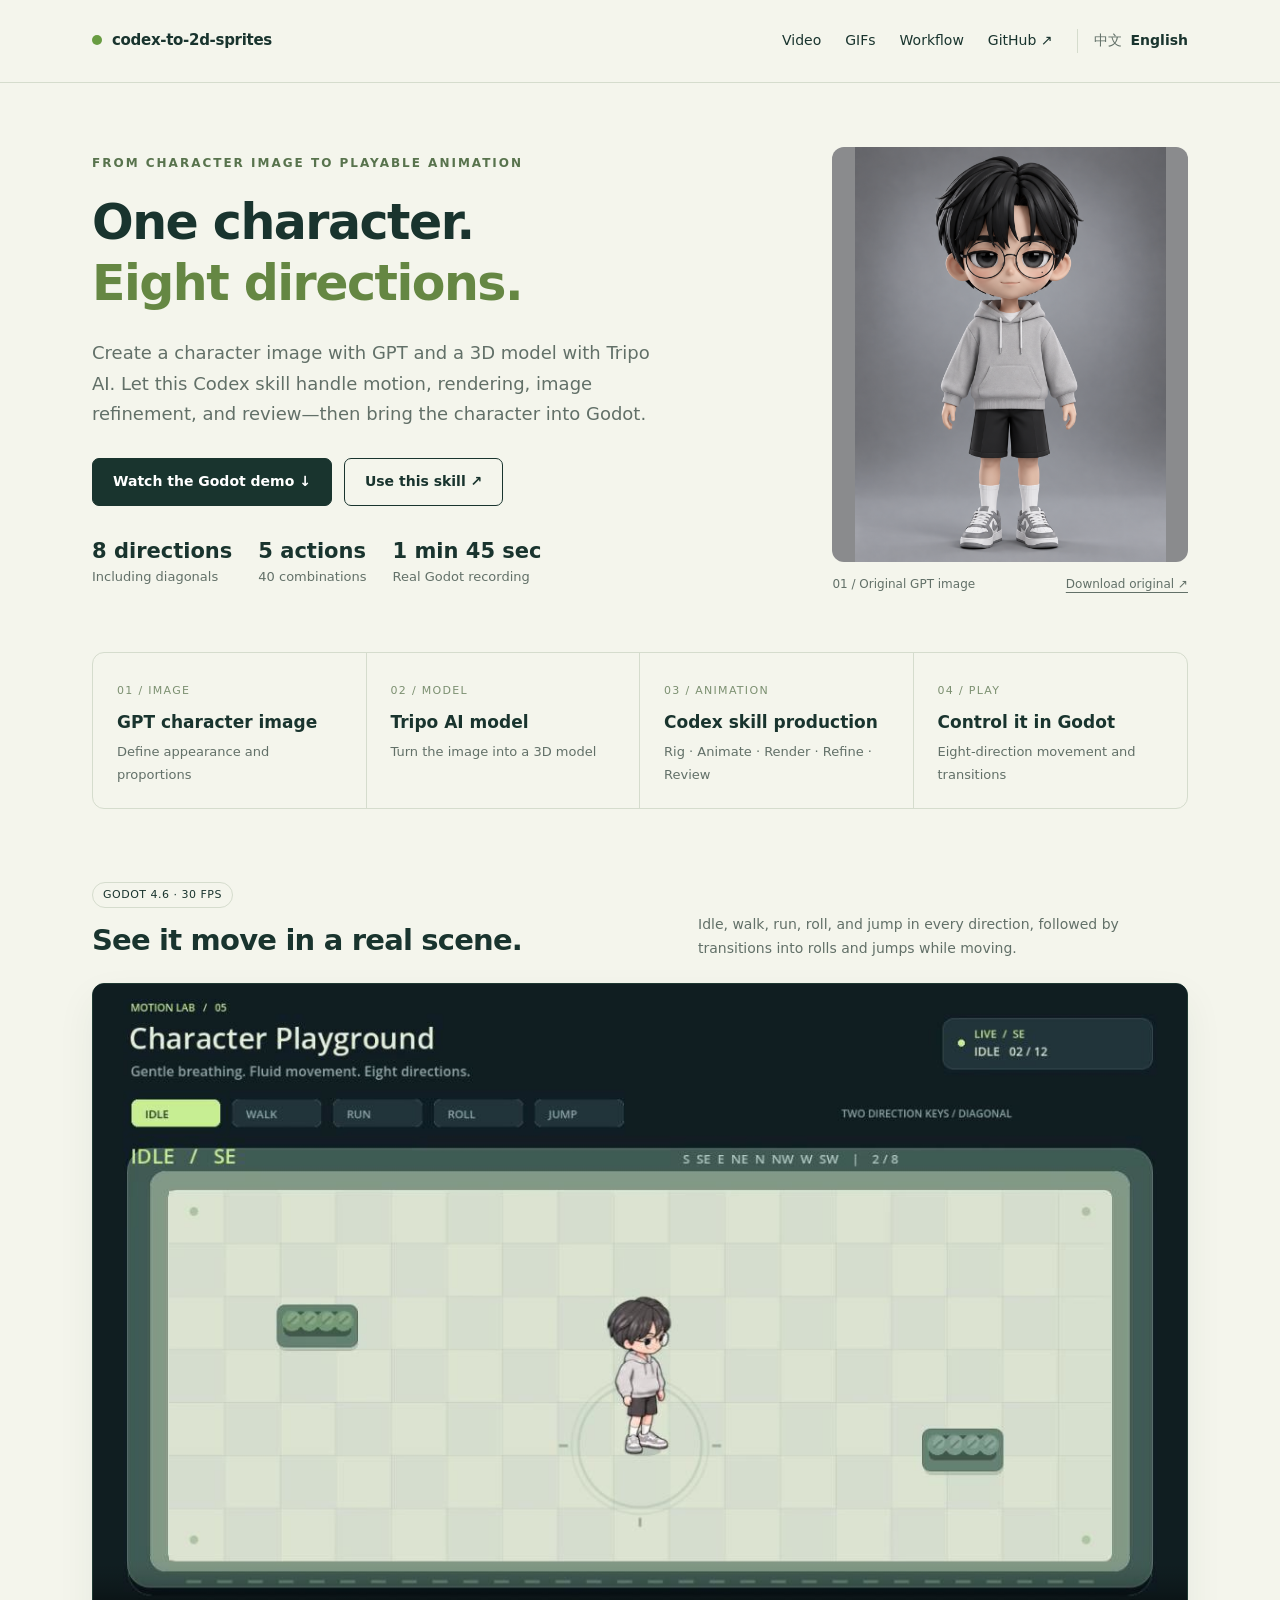
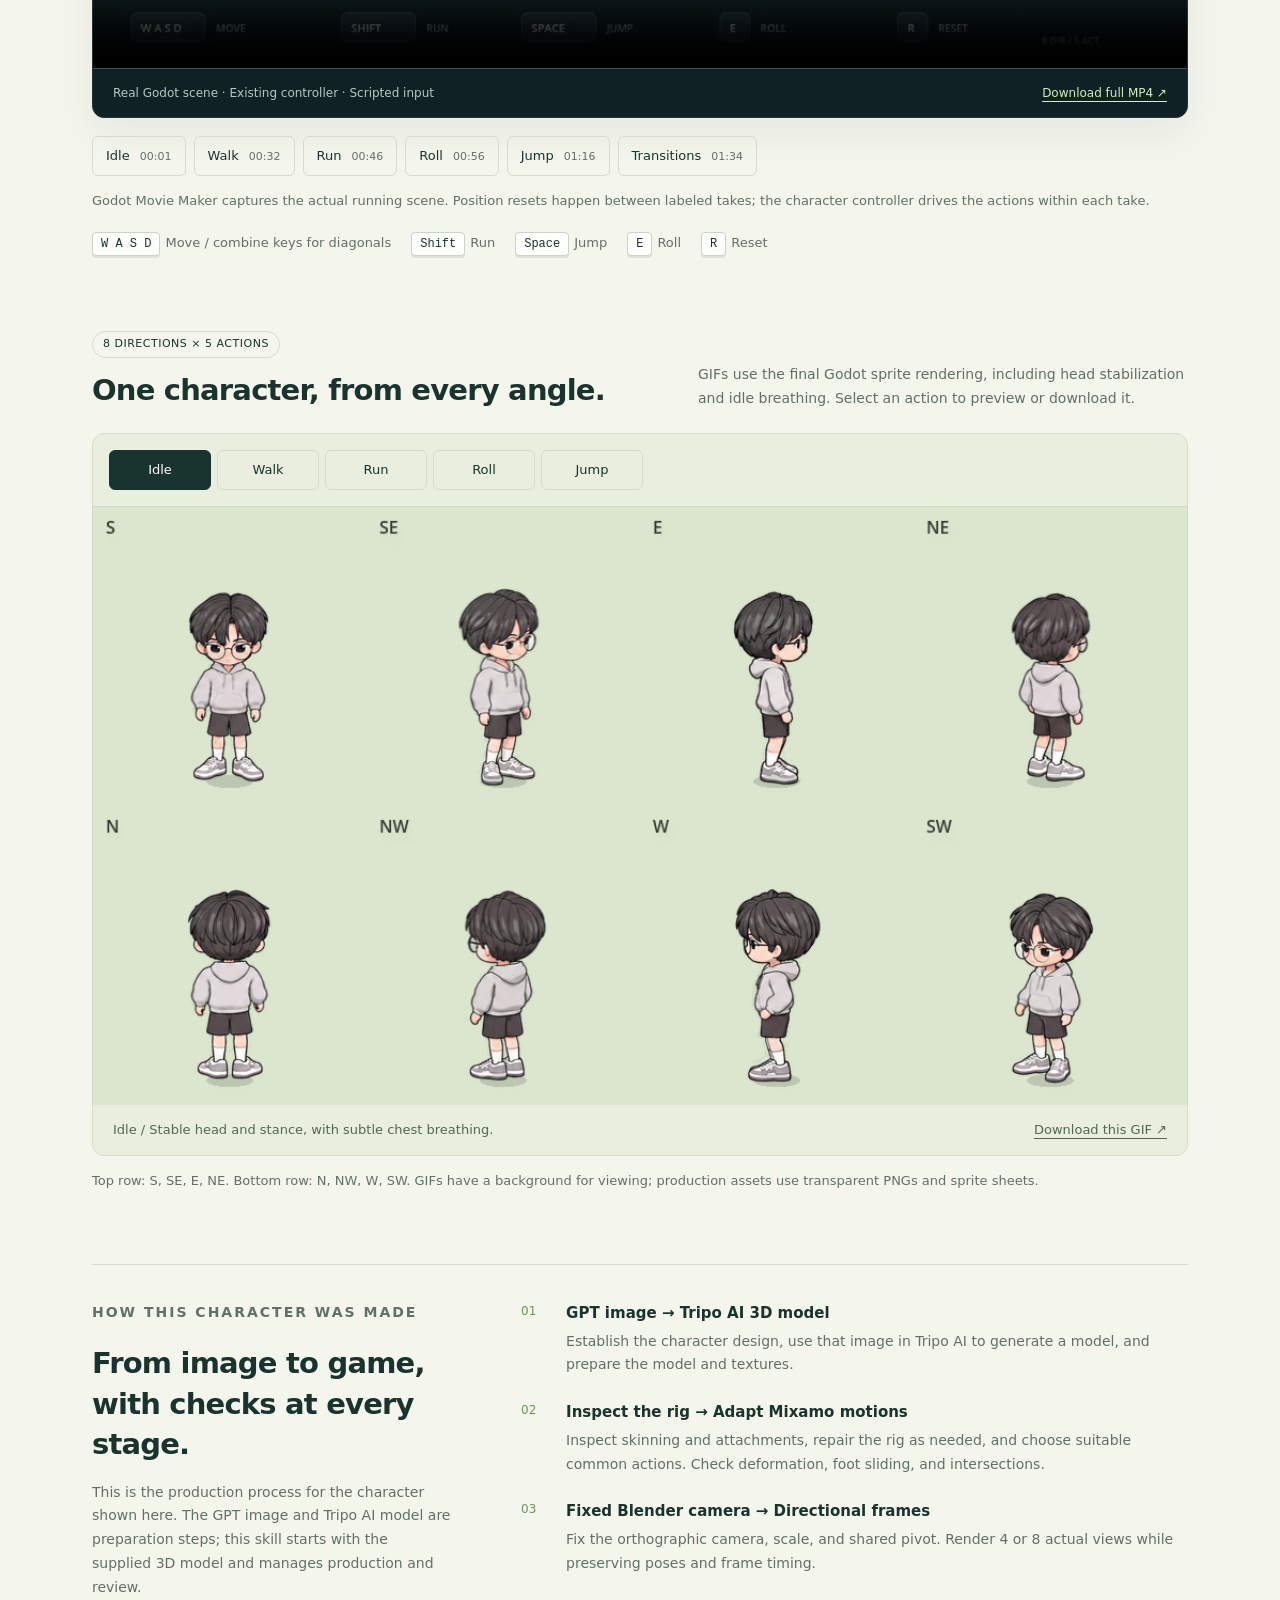
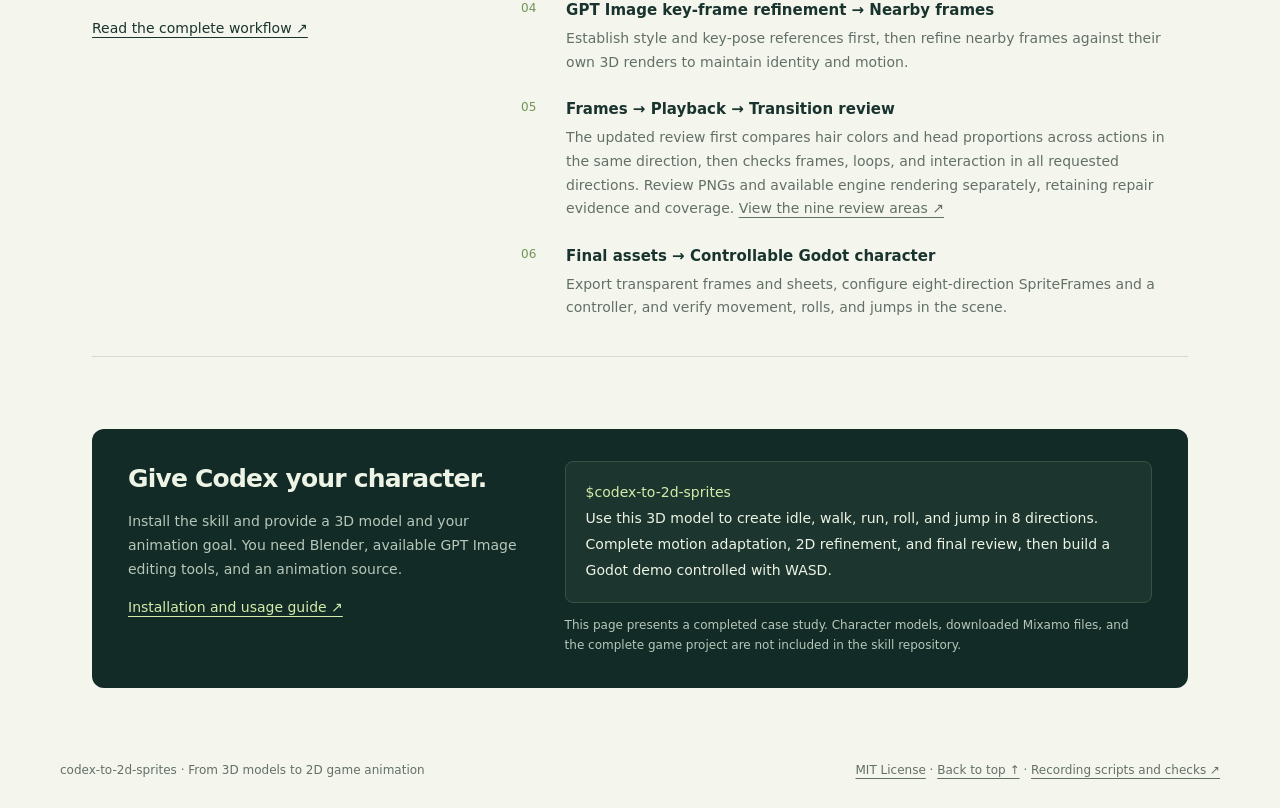
<file: docs/index.html>
<!doctype html>
<html lang="en">
<head>
  <meta charset="utf-8">
  <meta name="viewport" content="width=device-width, initial-scale=1">
  <meta name="description" content="From an original GPT character image and a Tripo AI 3D model to eight-direction sprites created with a Codex skill. Watch the real Godot scene recording.">
  <meta name="theme-color" content="#142a27">
  <title>From character image to eight-direction animation · codex-to-2d-sprites</title>
  <link rel="alternate" hreflang="zh-CN" href="zh-CN.html">
  <link rel="alternate" hreflang="en" href="index.html">
  <link rel="alternate" hreflang="x-default" href="index.html">
  <link rel="canonical" href="https://zhangrlll.github.io/codex-to-2d-sprites/">
  <link rel="stylesheet" href="site.css">
  <script src="site.js" defer></script>
</head>
<body>
<header><nav class="wrap" aria-label="Main navigation"><a class="brand" href="#"><span></span>codex-to-2d-sprites</a><div class="links"><a href="#video">Video</a><a href="#animations">GIFs</a><a class="optional" href="#workflow">Workflow</a><a href="https://github.com/zhangrlll/codex-to-2d-sprites">GitHub ↗</a><div class="language-switch" role="group" aria-label="Language"><a href="zh-CN.html" lang="zh-CN" hreflang="zh-CN" data-language>中文</a><span aria-current="page">English</span></div></div></nav></header>
<main class="wrap">
  <div class="hero">
    <div><p class="eyebrow">From character image to playable animation</p><h1>One character.<br><span>Eight directions.</span></h1><p class="lead">Create a character image with GPT and a 3D model with Tripo AI. Let this Codex skill handle motion, rendering, image refinement, and review—then bring the character into Godot.</p><div class="actions"><a class="button primary" href="#video">Watch the Godot demo ↓</a><a class="button" href="https://github.com/zhangrlll/codex-to-2d-sprites/blob/main/README.md#2-how-to-use-the-skill">Use this skill ↗</a></div><div class="facts"><div><b>8 directions</b>Including diagonals</div><div><b>5 actions</b>40 combinations</div><div><b>1 min 45 sec</b>Real Godot recording</div></div></div>
    <figure class="original"><a href="media/gpt-character-original.png" title="View the original GPT image"><img src="media/gpt-character-original.png" width="1086" height="1448" alt="Original GPT character image: a boy with black hair, glasses, a gray hoodie, black shorts, and sneakers"></a><figcaption><span>01 / Original GPT image</span><a href="media/gpt-character-original.png" download>Download original ↗</a></figcaption></figure>
  </div>
  <div class="pipeline" aria-label="Complete production pipeline"><div class="step"><small>01 / IMAGE</small><h3>GPT character image</h3><p>Define appearance and proportions</p></div><div class="step"><small>02 / MODEL</small><h3>Tripo AI model</h3><p>Turn the image into a 3D model</p></div><div class="step"><small>03 / ANIMATION</small><h3>Codex skill production</h3><p>Rig · Animate · Render · Refine · Review</p></div><div class="step"><small>04 / PLAY</small><h3>Control it in Godot</h3><p>Eight-direction movement and transitions</p></div></div>
  <section id="video" aria-labelledby="video-title">
    <div class="section-head"><div><span class="badge">GODOT 4.6 · 30 FPS</span><h2 id="video-title">See it move in a real scene.</h2></div><p>Idle, walk, run, roll, and jump in every direction, followed by transitions into rolls and jumps while moving.</p></div>
    <div class="player"><video id="demo-video" controls playsinline preload="metadata" poster="media/godot-poster.jpg" aria-label="Godot recording of eight directions and five actions"><source src="media/godot-eight-directions.mp4" type="video/mp4">If your browser cannot play this video, <a href="media/godot-eight-directions.mp4">download the MP4 recording</a>.</video><div class="video-bar"><span>Real Godot scene · Existing controller · Scripted input</span><a href="media/godot-eight-directions.mp4" download>Download full MP4 ↗</a></div></div>
    <div class="chapters" aria-label="Jump to a video chapter"><button data-seek="1.467">Idle <span>00:01</span></button><button data-seek="32.133">Walk <span>00:32</span></button><button data-seek="46.8">Run <span>00:46</span></button><button data-seek="56.667">Roll <span>00:56</span></button><button data-seek="76.133">Jump <span>01:16</span></button><button data-seek="94">Transitions <span>01:34</span></button></div>
    <p class="note" id="video-note" aria-live="polite">Godot Movie Maker captures the actual running scene. Position resets happen between labeled takes; the character controller drives the actions within each take.</p>
    <div class="keys" aria-label="Godot scene controls"><span><kbd>W A S D</kbd>Move / combine keys for diagonals</span><span><kbd>Shift</kbd>Run</span><span><kbd>Space</kbd>Jump</span><span><kbd>E</kbd>Roll</span><span><kbd>R</kbd>Reset</span></div>
  </section>
  <section id="animations" aria-labelledby="animation-title">
    <div class="section-head"><div><span class="badge">8 DIRECTIONS × 5 ACTIONS</span><h2 id="animation-title">One character, from every angle.</h2></div><p>GIFs use the final Godot sprite rendering, including head stabilization and idle breathing. Select an action to preview or download it.</p></div>
    <div class="gallery"><div class="tabs" role="group" aria-label="Choose an animation"><button data-action="idle" aria-pressed="true">Idle</button><button data-action="walk" aria-pressed="false">Walk</button><button data-action="run" aria-pressed="false">Run</button><button data-action="roll" aria-pressed="false">Roll</button><button data-action="jump" aria-pressed="false">Jump</button></div><img id="animation-preview" class="preview" src="media/idle-8-directions.gif" width="1024" height="560" alt="Idle animation in eight directions: S, SE, E, NE, N, NW, W, SW" loading="lazy"><div class="gallery-footer"><p id="animation-note" aria-live="polite">Idle / Stable head and stance, with subtle chest breathing.</p><a id="gif-download" href="media/idle-8-directions.gif" download>Download this GIF ↗</a></div></div>
    <p class="note">Top row: S, SE, E, NE. Bottom row: N, NW, W, SW. GIFs have a background for viewing; production assets use transparent PNGs and sprite sheets.</p>
    <noscript><p>View other animations: <a href="media/walk-8-directions.gif">Walk</a> · <a href="media/run-8-directions.gif">Run</a> · <a href="media/roll-8-directions.gif">Roll</a> · <a href="media/jump-8-directions.gif">Jump</a></p></noscript>
  </section>
  <section class="workflow" id="workflow" aria-labelledby="workflow-title"><div><p class="eyebrow">How this character was made</p><h2 id="workflow-title">From image to game,<br>with checks at every stage.</h2><p>This is the production process for the character shown here. The GPT image and Tripo AI model are preparation steps; this skill starts with the supplied 3D model and manages production and review.</p><a href="https://github.com/zhangrlll/codex-to-2d-sprites/blob/main/README.md#1-the-skill-workflow">Read the complete workflow ↗</a></div><ol><li><strong>GPT image → Tripo AI 3D model</strong><p>Establish the character design, use that image in Tripo AI to generate a model, and prepare the model and textures.</p></li><li><strong>Inspect the rig → Adapt Mixamo motions</strong><p>Inspect skinning and attachments, repair the rig as needed, and choose suitable common actions. Check deformation, foot sliding, and intersections.</p></li><li><strong>Fixed Blender camera → Directional frames</strong><p>Fix the orthographic camera, scale, and shared pivot. Render 4 or 8 actual views while preserving poses and frame timing.</p></li><li><strong>GPT Image key-frame refinement → Nearby frames</strong><p>Establish style and key-pose references first, then refine nearby frames against their own 3D renders to maintain identity and motion.</p></li><li><strong>Frames → Playback → Transition review</strong><p>The updated review first compares hair colors and head proportions across actions in the same direction, then checks frames, loops, and interaction in all requested directions. Review PNGs and available engine rendering separately, retaining repair evidence and coverage. <a href="https://github.com/zhangrlll/codex-to-2d-sprites/blob/main/README.md#⑥-verify-revise-and-verify-again">View the nine review areas ↗</a></p></li><li><strong>Final assets → Controllable Godot character</strong><p>Export transparent frames and sheets, configure eight-direction SpriteFrames and a controller, and verify movement, rolls, and jumps in the scene.</p></li></ol></section>
  <section class="start" id="use"><div><h2>Give Codex your character.</h2><p>Install the skill and provide a 3D model and your animation goal. You need Blender, available GPT Image editing tools, and an animation source.</p><p><a href="https://github.com/zhangrlll/codex-to-2d-sprites/blob/main/README.md#2-how-to-use-the-skill">Installation and usage guide ↗</a></p></div><div><div class="prompt"><code>$codex-to-2d-sprites</code><br>Use this 3D model to create idle, walk, run, roll, and jump in 8 directions. Complete motion adaptation, 2D refinement, and final review, then build a Godot demo controlled with WASD.</div><p class="small">This page presents a completed case study. Character models, downloaded Mixamo files, and the complete game project are not included in the skill repository.</p></div></section>
</main>
<footer class="wrap foot"><span>codex-to-2d-sprites · From 3D models to 2D game animation</span><span><a href="https://github.com/zhangrlll/codex-to-2d-sprites/blob/main/LICENSE">MIT License</a> · <a href="#">Back to top ↑</a> · <a href="https://github.com/zhangrlll/codex-to-2d-sprites/blob/main/examples/recording/README.md">Recording scripts and checks ↗</a></span></footer>
</body>
</html>
</file>
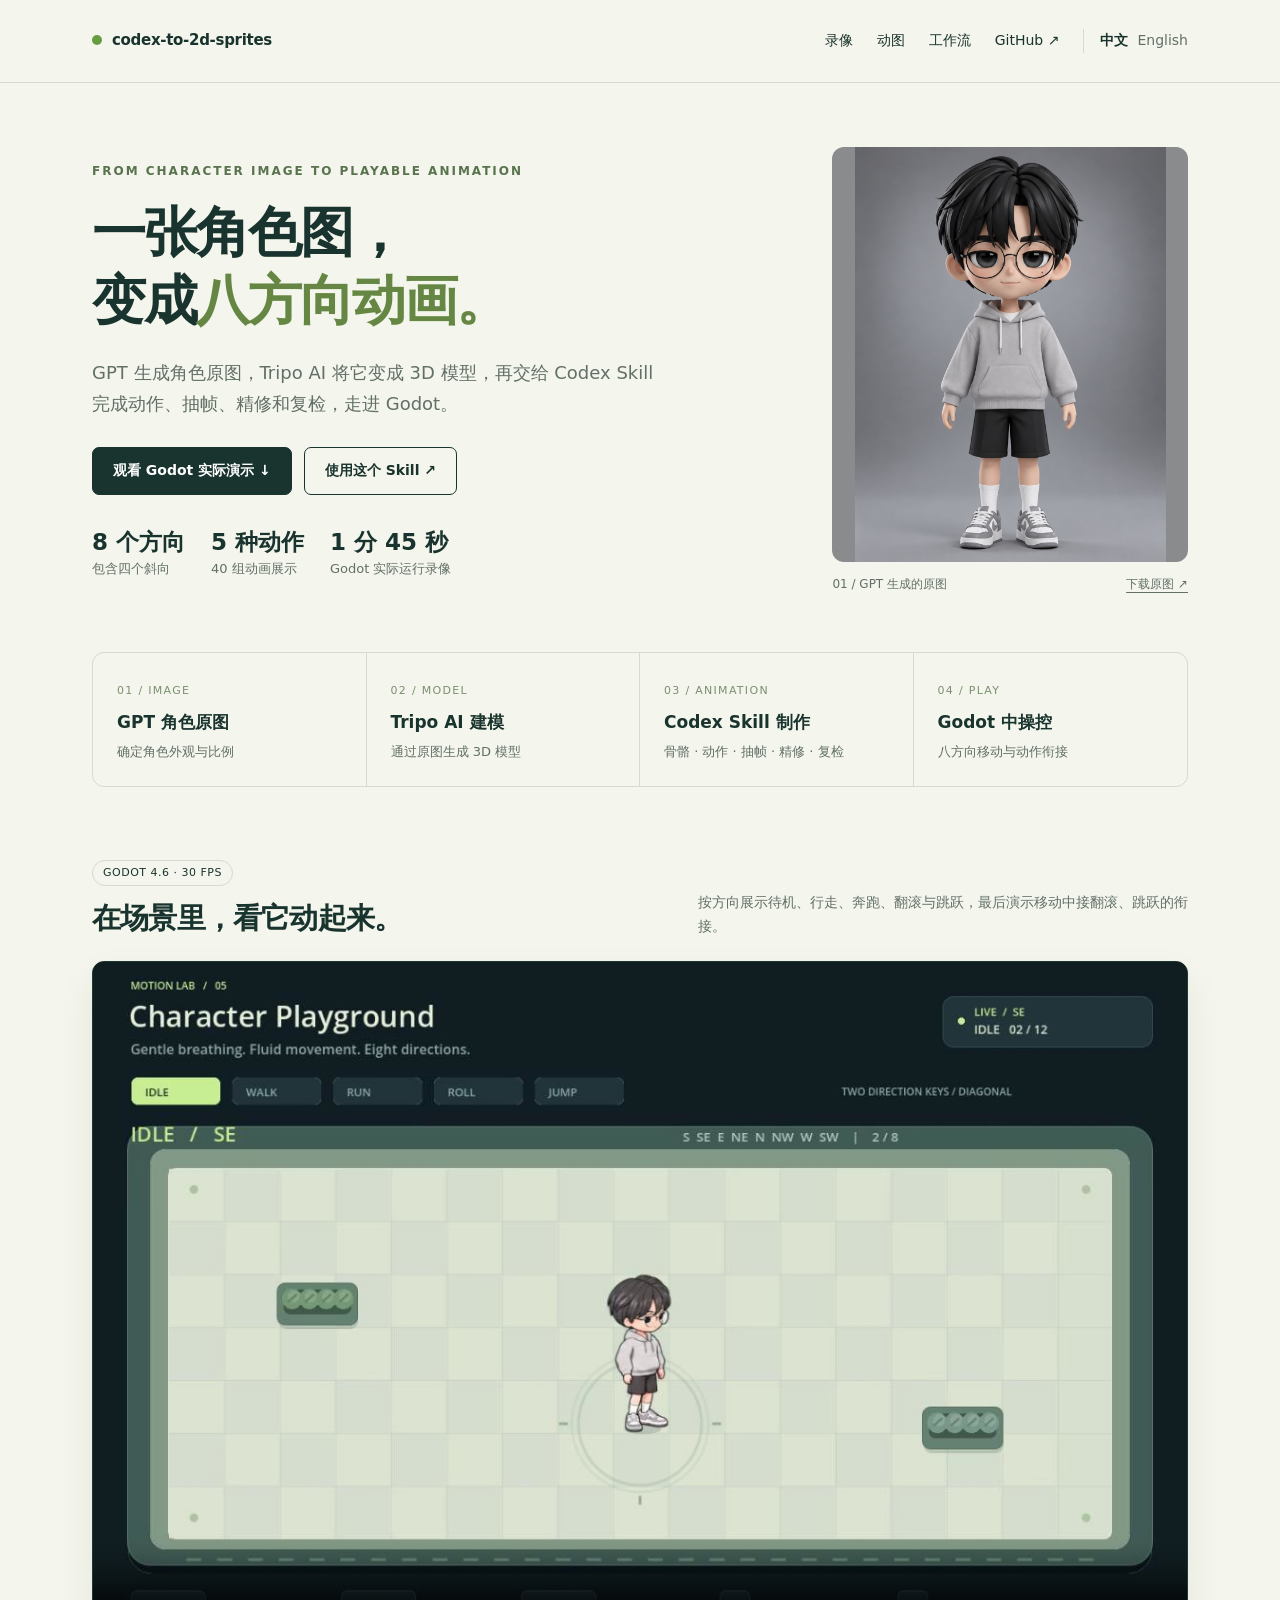
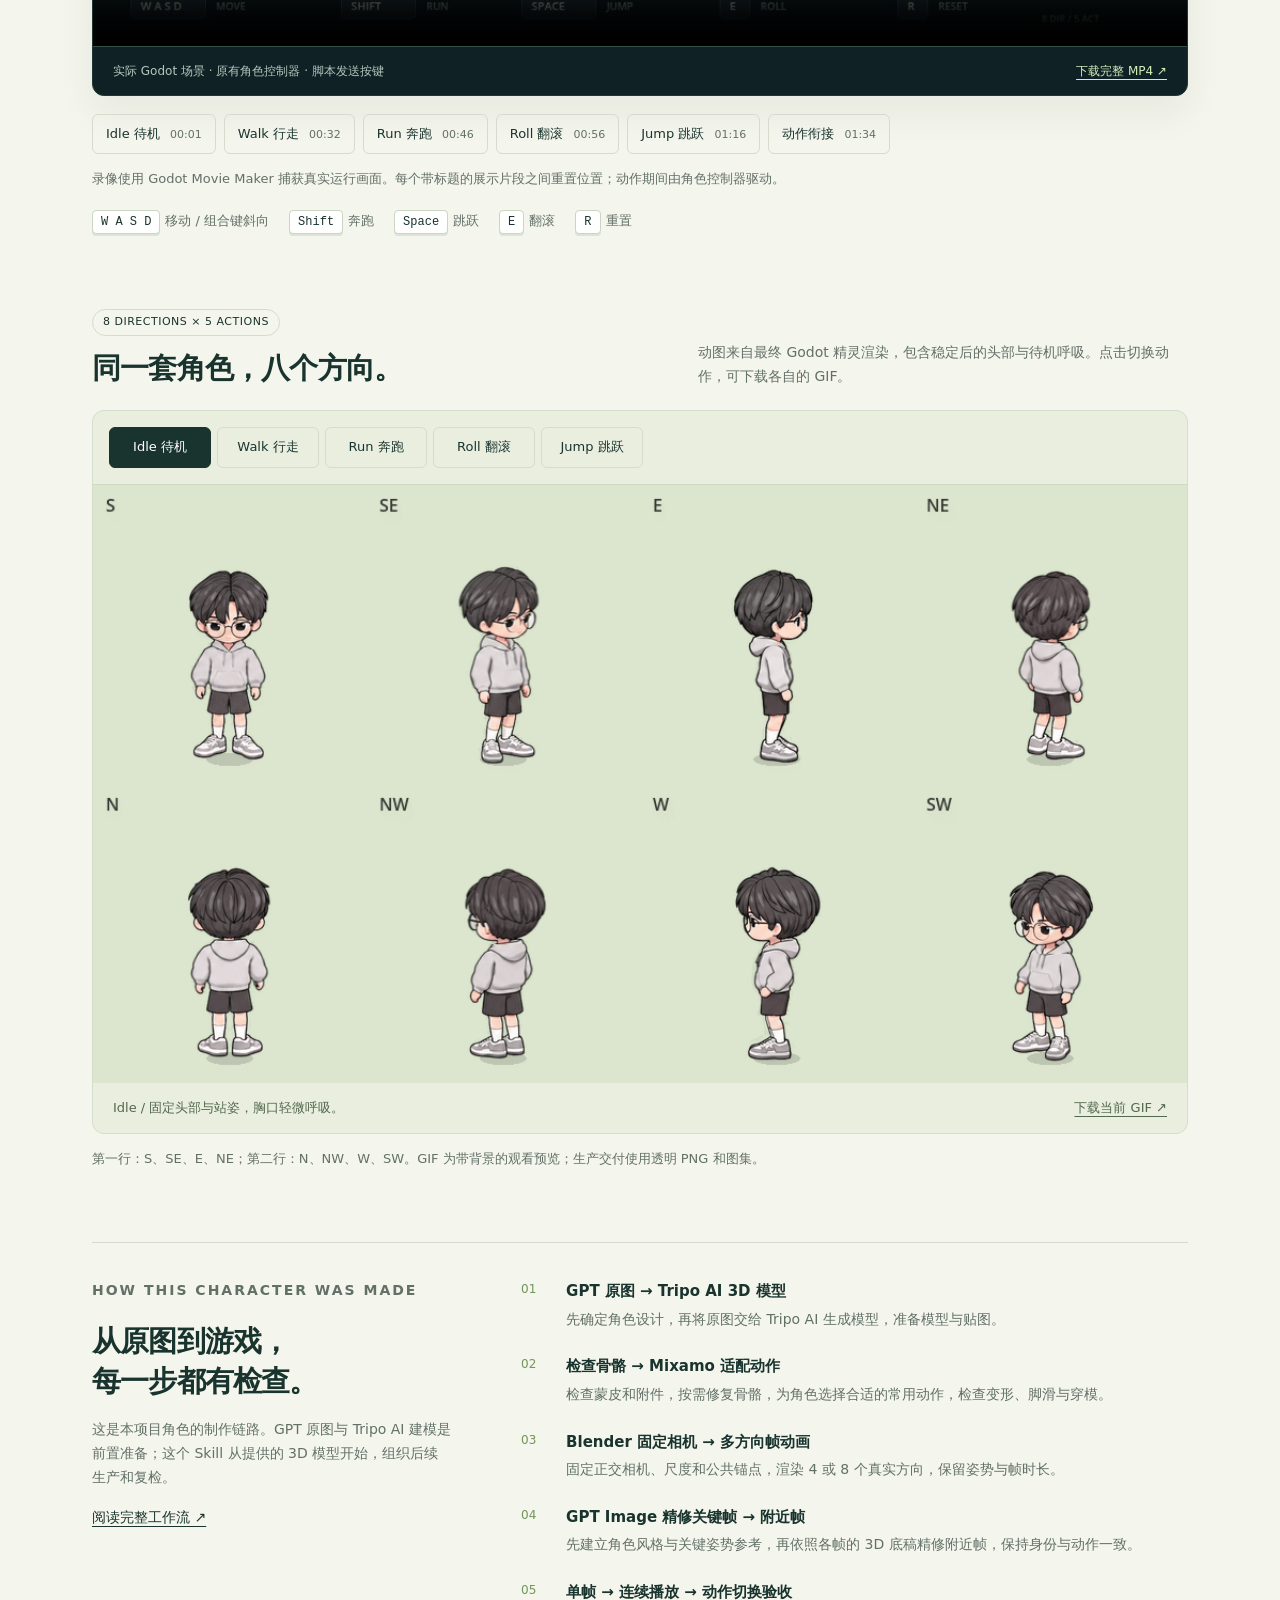
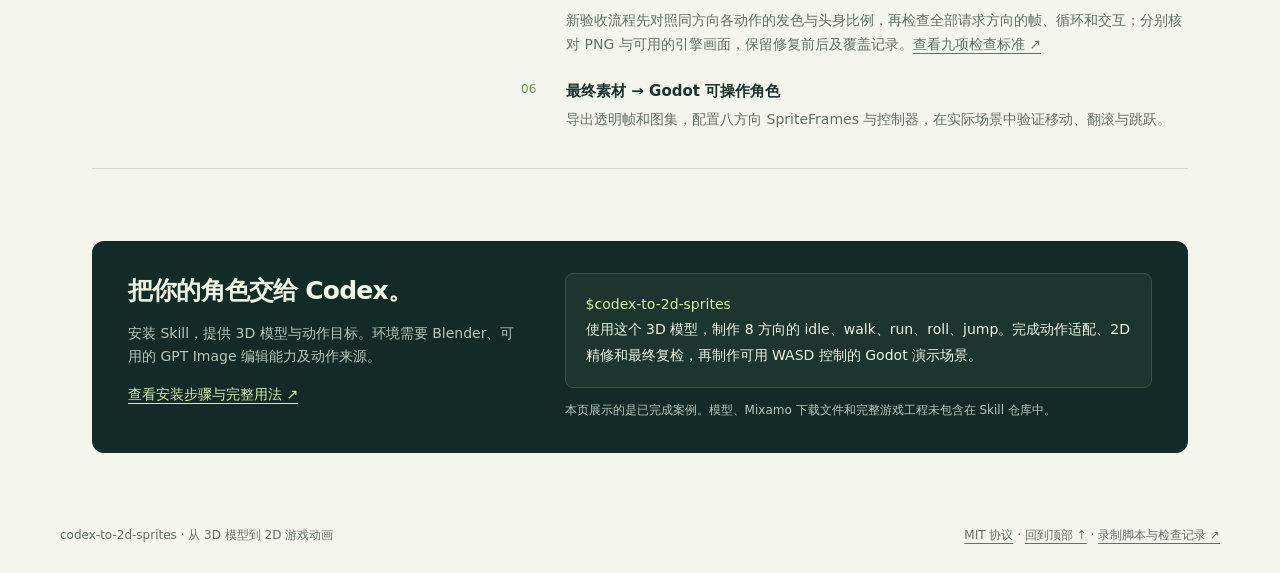
<file: docs/zh-CN.html>
<!doctype html>
<html lang="zh-CN">
<head>
  <meta charset="utf-8">
  <meta name="viewport" content="width=device-width, initial-scale=1">
  <meta name="description" content="从 GPT 角色原图、Tripo AI 3D 模型，到 Codex Skill 制作的八方向动画与 Godot 实际运行录像。">
  <meta name="theme-color" content="#142a27">
  <title>一张角色图，到八方向动画 · codex-to-2d-sprites</title>
  <link rel="alternate" hreflang="zh-CN" href="zh-CN.html">
  <link rel="alternate" hreflang="en" href="index.html">
  <link rel="alternate" hreflang="x-default" href="index.html">
  <link rel="canonical" href="https://zhangrlll.github.io/codex-to-2d-sprites/zh-CN.html">
  <link rel="stylesheet" href="site.css">
  <script src="site.js" defer></script>
</head>
<body>
<header><nav class="wrap" aria-label="主导航"><a class="brand" href="#"><span></span>codex-to-2d-sprites</a><div class="links"><a href="#video">录像</a><a href="#animations">动图</a><a class="optional" href="#workflow">工作流</a><a href="https://github.com/zhangrlll/codex-to-2d-sprites">GitHub ↗</a><div class="language-switch" role="group" aria-label="语言"><span aria-current="page">中文</span><a href="index.html" lang="en" hreflang="en" data-language>English</a></div></div></nav></header>
<main class="wrap">
  <div class="hero">
    <div><p class="eyebrow">From character image to playable animation</p><h1>一张角色图，<br>变成<span>八方向动画。</span></h1><p class="lead">GPT 生成角色原图，Tripo AI 将它变成 3D 模型，再交给 Codex Skill 完成动作、抽帧、精修和复检，走进 Godot。</p><div class="actions"><a class="button primary" href="#video">观看 Godot 实际演示 ↓</a><a class="button" href="https://github.com/zhangrlll/codex-to-2d-sprites/blob/main/README.zh-CN.md#2-整个-skill-的用法">使用这个 Skill ↗</a></div><div class="facts"><div><b>8 个方向</b>包含四个斜向</div><div><b>5 种动作</b>40 组动画展示</div><div><b>1 分 45 秒</b>Godot 实际运行录像</div></div></div>
    <figure class="original"><a href="media/gpt-character-original.png" title="查看 GPT 生成的原图"><img src="media/gpt-character-original.png" width="1086" height="1448" alt="GPT 生成的角色原图：黑发眼镜男孩，灰色卫衣、黑色短裤与运动鞋"></a><figcaption><span>01 / GPT 生成的原图</span><a href="media/gpt-character-original.png" download>下载原图 ↗</a></figcaption></figure>
  </div>
  <div class="pipeline" aria-label="完整制作链路"><div class="step"><small>01 / IMAGE</small><h3>GPT 角色原图</h3><p>确定角色外观与比例</p></div><div class="step"><small>02 / MODEL</small><h3>Tripo AI 建模</h3><p>通过原图生成 3D 模型</p></div><div class="step"><small>03 / ANIMATION</small><h3>Codex Skill 制作</h3><p>骨骼 · 动作 · 抽帧 · 精修 · 复检</p></div><div class="step"><small>04 / PLAY</small><h3>Godot 中操控</h3><p>八方向移动与动作衔接</p></div></div>
  <section id="video" aria-labelledby="video-title">
    <div class="section-head"><div><span class="badge">GODOT 4.6 · 30 FPS</span><h2 id="video-title">在场景里，看它动起来。</h2></div><p>按方向展示待机、行走、奔跑、翻滚与跳跃，最后演示移动中接翻滚、跳跃的衔接。</p></div>
    <div class="player"><video id="demo-video" controls playsinline preload="metadata" poster="media/godot-poster.jpg" aria-label="Godot 八方向五动作演示录像"><source src="media/godot-eight-directions.mp4" type="video/mp4">浏览器无法播放时，请<a href="media/godot-eight-directions.mp4">下载 MP4 录像</a>。</video><div class="video-bar"><span>实际 Godot 场景 · 原有角色控制器 · 脚本发送按键</span><a href="media/godot-eight-directions.mp4" download>下载完整 MP4 ↗</a></div></div>
    <div class="chapters" aria-label="跳转到录像章节"><button data-seek="1.467">Idle 待机 <span>00:01</span></button><button data-seek="32.133">Walk 行走 <span>00:32</span></button><button data-seek="46.8">Run 奔跑 <span>00:46</span></button><button data-seek="56.667">Roll 翻滚 <span>00:56</span></button><button data-seek="76.133">Jump 跳跃 <span>01:16</span></button><button data-seek="94">动作衔接 <span>01:34</span></button></div>
    <p class="note" id="video-note" aria-live="polite">录像使用 Godot Movie Maker 捕获真实运行画面。每个带标题的展示片段之间重置位置；动作期间由角色控制器驱动。</p>
    <div class="keys" aria-label="Godot 场景操作说明"><span><kbd>W A S D</kbd>移动 / 组合键斜向</span><span><kbd>Shift</kbd>奔跑</span><span><kbd>Space</kbd>跳跃</span><span><kbd>E</kbd>翻滚</span><span><kbd>R</kbd>重置</span></div>
  </section>
  <section id="animations" aria-labelledby="animation-title">
    <div class="section-head"><div><span class="badge">8 DIRECTIONS × 5 ACTIONS</span><h2 id="animation-title">同一套角色，八个方向。</h2></div><p>动图来自最终 Godot 精灵渲染，包含稳定后的头部与待机呼吸。点击切换动作，可下载各自的 GIF。</p></div>
    <div class="gallery"><div class="tabs" role="group" aria-label="选择预览动作"><button data-action="idle" aria-pressed="true">Idle 待机</button><button data-action="walk" aria-pressed="false">Walk 行走</button><button data-action="run" aria-pressed="false">Run 奔跑</button><button data-action="roll" aria-pressed="false">Roll 翻滚</button><button data-action="jump" aria-pressed="false">Jump 跳跃</button></div><img id="animation-preview" class="preview" src="media/idle-8-directions.gif" width="1024" height="560" alt="Idle 待机动画：S、SE、E、NE、N、NW、W、SW 八个方向" loading="lazy"><div class="gallery-footer"><p id="animation-note" aria-live="polite">Idle / 固定头部与站姿，胸口轻微呼吸。</p><a id="gif-download" href="media/idle-8-directions.gif" download>下载当前 GIF ↗</a></div></div>
    <p class="note">第一行：S、SE、E、NE；第二行：N、NW、W、SW。GIF 为带背景的观看预览；生产交付使用透明 PNG 和图集。</p>
    <noscript><p>查看其他动图：<a href="media/walk-8-directions.gif">行走</a> · <a href="media/run-8-directions.gif">奔跑</a> · <a href="media/roll-8-directions.gif">翻滚</a> · <a href="media/jump-8-directions.gif">跳跃</a></p></noscript>
  </section>
  <section class="workflow" id="workflow" aria-labelledby="workflow-title"><div><p class="eyebrow">How this character was made</p><h2 id="workflow-title">从原图到游戏，<br>每一步都有检查。</h2><p>这是本项目角色的制作链路。GPT 原图与 Tripo AI 建模是前置准备；这个 Skill 从提供的 3D 模型开始，组织后续生产和复检。</p><a href="https://github.com/zhangrlll/codex-to-2d-sprites/blob/main/README.zh-CN.md#1-整个-skill-的工作流程">阅读完整工作流 ↗</a></div><ol><li><strong>GPT 原图 → Tripo AI 3D 模型</strong><p>先确定角色设计，再将原图交给 Tripo AI 生成模型，准备模型与贴图。</p></li><li><strong>检查骨骼 → Mixamo 适配动作</strong><p>检查蒙皮和附件，按需修复骨骼，为角色选择合适的常用动作，检查变形、脚滑与穿模。</p></li><li><strong>Blender 固定相机 → 多方向帧动画</strong><p>固定正交相机、尺度和公共锚点，渲染 4 或 8 个真实方向，保留姿势与帧时长。</p></li><li><strong>GPT Image 精修关键帧 → 附近帧</strong><p>先建立角色风格与关键姿势参考，再依照各帧的 3D 底稿精修附近帧，保持身份与动作一致。</p></li><li><strong>单帧 → 连续播放 → 动作切换验收</strong><p>新验收流程先对照同方向各动作的发色与头身比例，再检查全部请求方向的帧、循环和交互；分别核对 PNG 与可用的引擎画面，保留修复前后及覆盖记录。<a href="https://github.com/zhangrlll/codex-to-2d-sprites/blob/main/skills/codex-to-2d-sprites/references/visual-qa.md">查看九项检查标准 ↗</a></p></li><li><strong>最终素材 → Godot 可操作角色</strong><p>导出透明帧和图集，配置八方向 SpriteFrames 与控制器，在实际场景中验证移动、翻滚与跳跃。</p></li></ol></section>
  <section class="start" id="use"><div><h2>把你的角色交给 Codex。</h2><p>安装 Skill，提供 3D 模型与动作目标。环境需要 Blender、可用的 GPT Image 编辑能力及动作来源。</p><p><a href="https://github.com/zhangrlll/codex-to-2d-sprites/blob/main/README.zh-CN.md#2-整个-skill-的用法">查看安装步骤与完整用法 ↗</a></p></div><div><div class="prompt"><code>$codex-to-2d-sprites</code><br>使用这个 3D 模型，制作 8 方向的 idle、walk、run、roll、jump。完成动作适配、2D 精修和最终复检，再制作可用 WASD 控制的 Godot 演示场景。</div><p class="small">本页展示的是已完成案例。模型、Mixamo 下载文件和完整游戏工程未包含在 Skill 仓库中。</p></div></section>
</main>
<footer class="wrap foot"><span>codex-to-2d-sprites · 从 3D 模型到 2D 游戏动画</span><span><a href="https://github.com/zhangrlll/codex-to-2d-sprites/blob/main/LICENSE">MIT 协议</a> · <a href="#">回到顶部 ↑</a> · <a href="https://github.com/zhangrlll/codex-to-2d-sprites/blob/main/examples/recording/README.zh-CN.md">录制脚本与检查记录 ↗</a></span></footer>
</body>
</html>
</file>
<file: docs/site.css>
:root{color-scheme:light;--paper:#f4f5ec;--ink:#19342e;--muted:#627068;--line:#d5dccd;--green:#c8ee93;--dark:#132b27}
    *{box-sizing:border-box}html{scroll-behavior:smooth;scroll-padding-top:24px}body{margin:0;background:var(--paper);color:var(--ink);font:16px/1.7 system-ui,-apple-system,"Segoe UI","Microsoft YaHei",sans-serif}
    a{color:inherit;text-underline-offset:4px}button,a{-webkit-tap-highlight-color:transparent}button{font:inherit;cursor:pointer}button:focus-visible,a:focus-visible{outline:3px solid #53842b;outline-offset:5px}
    .wrap{max-width:1160px;margin:auto;padding:0 32px}header{border-bottom:1px solid var(--line)}nav{display:flex;align-items:center;justify-content:space-between;gap:20px;min-height:82px}.brand{font-size:15px;font-weight:750;text-decoration:none;letter-spacing:-.3px}.brand span{display:inline-block;width:10px;height:10px;border-radius:50%;background:#689c41;margin-right:10px}nav .links{display:flex;gap:24px;font-size:14px}nav .links a{text-decoration:none}
    .hero{display:grid;grid-template-columns:1.3fr .7fr;align-items:center;gap:80px;padding:64px 0 58px}.eyebrow{font-size:12px;letter-spacing:2px;text-transform:uppercase;font-weight:750;color:#58734d;margin:0 0 18px}h1{font-size:clamp(34px,4.3vw,54px);line-height:1.25;letter-spacing:-2px;margin:0 0 24px;font-weight:760}h1 span{color:#658743}.lead{font-size:18px;color:var(--muted);max-width:580px;margin:0 0 25px}.actions{display:flex;flex-wrap:wrap;gap:12px;margin-top:28px}.button{display:inline-flex;align-items:center;justify-content:center;padding:11px 20px;border:1px solid var(--ink);border-radius:7px;text-decoration:none;font-weight:650;font-size:14px}.button.primary{background:var(--ink);color:white}.button:hover{transform:translateY(-1px)}
    .original{margin:0;position:relative}.original img{display:block;width:100%;max-height:415px;object-fit:contain;border-radius:12px;background:#8a8b8d}.original figcaption{display:flex;justify-content:space-between;gap:12px;font-size:12px;color:var(--muted);padding-top:12px}.facts{display:flex;gap:26px;margin-top:31px;font-size:13px;color:var(--muted)}.facts b{display:block;font-size:23px;line-height:1.4;color:var(--ink);font-weight:700}
    .pipeline{display:grid;grid-template-columns:repeat(4,1fr);border:1px solid var(--line);border-radius:12px;margin-bottom:70px;overflow:hidden}.step{padding:22px 24px;border-right:1px solid var(--line)}.step:last-child{border:0}.step small{font-size:11px;color:#7c9071;letter-spacing:1.3px}.step h3{font-size:17px;margin:5px 0}.step p{font-size:13px;color:var(--muted);margin:0}
    section{margin-bottom:72px}.section-head{display:flex;align-items:end;justify-content:space-between;gap:24px;margin-bottom:22px}h2{font-size:29px;letter-spacing:-.8px;line-height:1.4;margin:0}.section-head p{color:var(--muted);font-size:14px;margin:0;max-width:490px}.badge{display:inline-block;border:1px solid var(--line);border-radius:30px;padding:3px 10px;font-size:11px;letter-spacing:.5px;margin-bottom:12px}
    .player{overflow:hidden;background:#102126;border-radius:12px;border:1px solid #1f3932;box-shadow:0 16px 38px #183c2810}video{display:block;width:100%;aspect-ratio:8/5;background:#102126}.video-bar{display:flex;justify-content:space-between;gap:20px;padding:14px 20px;color:#b5c8bc;font-size:12px;border-top:1px solid #355049}.video-bar a{color:#d4edb9}.chapters{display:flex;flex-wrap:wrap;gap:8px;margin-top:18px}.chapters button,.tabs button{border:1px solid var(--line);background:transparent;color:var(--ink);border-radius:6px;padding:8px 13px;font-size:13px}.chapters button:hover,.tabs button:hover{background:#e6edd9}.chapters button span{color:var(--muted);margin-left:6px;font-size:11px}.note{font-size:13px;color:var(--muted);margin:14px 0 0}
    .gallery{background:#dce5ce;border:1px solid var(--line);border-radius:12px;overflow:hidden}.tabs{display:flex;gap:6px;flex-wrap:wrap;padding:16px;background:#e9eedf;border-bottom:1px solid #cdd9c0}.tabs button{min-width:102px}.tabs button[aria-pressed="true"]{background:var(--ink);color:white;border-color:var(--ink)}.preview{display:block;width:100%;height:auto;aspect-ratio:1024/560;object-fit:contain}.gallery-footer{display:flex;justify-content:space-between;gap:20px;padding:14px 20px;background:#e9eedf;font-size:13px;color:#53684c}.gallery-footer p{margin:0}.keys{display:flex;gap:20px;flex-wrap:wrap;font-size:13px;color:var(--muted);margin-top:20px}kbd{display:inline-block;font:12px ui-monospace,monospace;color:var(--ink);border:1px solid #cbd5c3;background:white;border-radius:4px;padding:4px 8px;box-shadow:0 2px #dde3d6;margin-right:5px}
    .workflow{display:grid;grid-template-columns:.7fr 1.3fr;gap:70px;padding:36px 0;border-top:1px solid var(--line);border-bottom:1px solid var(--line)}.workflow h2{margin-bottom:16px}.workflow p{color:var(--muted);font-size:14px}.workflow ol{list-style:none;padding:0;margin:0;counter-reset:stage}.workflow li{counter-increment:stage;position:relative;padding:0 0 23px 45px;font-size:14px}.workflow li:last-child{padding-bottom:0}.workflow li:before{content:counter(stage,decimal-leading-zero);position:absolute;left:0;top:0;font-size:12px;color:#739559}.workflow li strong{font-size:15px}.workflow li p{margin:3px 0 0}.workflow a{font-size:14px}
    .start{background:var(--dark);color:#edf4e6;border-radius:12px;padding:32px 36px;display:grid;grid-template-columns:.8fr 1.2fr;gap:45px}.start h2{font-size:25px}.start p{color:#b6c7b9;font-size:14px;margin-bottom:0}.prompt{border:1px solid #3c5145;background:#1c352e;border-radius:8px;padding:18px 20px;font-size:14px;line-height:1.85}.prompt code{font:inherit;color:#d3eca9}.start a{color:#d3eca9}.small{font-size:12px!important}.foot{padding:0 0 28px;display:flex;justify-content:space-between;gap:20px;font-size:12px;color:var(--muted)}
    @media(max-width:800px){.wrap{padding:0 22px}.hero{gap:30px;grid-template-columns:1.15fr .85fr;padding:42px 0}.lead{font-size:16px}.facts{gap:18px}.pipeline{grid-template-columns:repeat(2,1fr);margin-bottom:48px}.step:nth-child(2){border-right:0}.step:nth-child(-n+2){border-bottom:1px solid var(--line)}.workflow{gap:32px}.start{gap:25px;padding:28px}.section-head{align-items:start}.section-head p{max-width:360px}section{margin-bottom:50px}}
    @media(max-width:570px){.wrap{padding:0 18px}nav{min-height:70px;gap:10px}.brand{font-size:12px}nav .links{gap:12px;font-size:12px}nav .links .optional{display:none}.hero{grid-template-columns:1fr;gap:32px;padding:34px 0}.original{max-width:300px;margin:auto}.original img{max-height:350px}.facts{justify-content:space-between}.pipeline{margin-bottom:44px}.step{padding:16px}.step h3{font-size:15px}.section-head{display:block}.section-head p{margin-top:10px}h2{font-size:25px}.video-bar{padding:12px;flex-wrap:wrap;gap:5px}.chapters button{padding:7px 9px}.tabs{padding:10px;gap:5px}.tabs button{min-width:0;padding:8px 10px}.gallery-footer{padding:12px;display:block}.gallery-footer a{display:inline-block;margin-top:6px}.keys{gap:12px}.workflow,.start{grid-template-columns:1fr;gap:24px}.start{padding:24px}.foot{flex-direction:column;gap:4px}h1{letter-spacing:-1px}}
    @media(prefers-reduced-motion:reduce){html{scroll-behavior:auto}.button:hover{transform:none}}
    .language-switch{display:inline-flex;align-items:center;gap:9px;border-left:1px solid var(--line);padding-left:16px;white-space:nowrap}
    .language-switch [aria-current="page"]{font-weight:750;color:var(--ink)}
    .language-switch a{color:var(--muted)}
    html[lang="en"] h1{font-size:clamp(34px,4vw,49px);letter-spacing:-1.5px}
    html[lang="en"] .facts b{font-size:21px}
    @media(max-width:570px){nav{flex-wrap:wrap;padding-top:14px!important;padding-bottom:14px!important}.links{width:100%;justify-content:space-between;flex-wrap:wrap}.language-switch{padding-left:10px}.facts{flex-wrap:wrap}html[lang="en"] h1{letter-spacing:-1px}.original figcaption{flex-wrap:wrap}.section-head>div,.section-head>p{min-width:0}}
</file>
